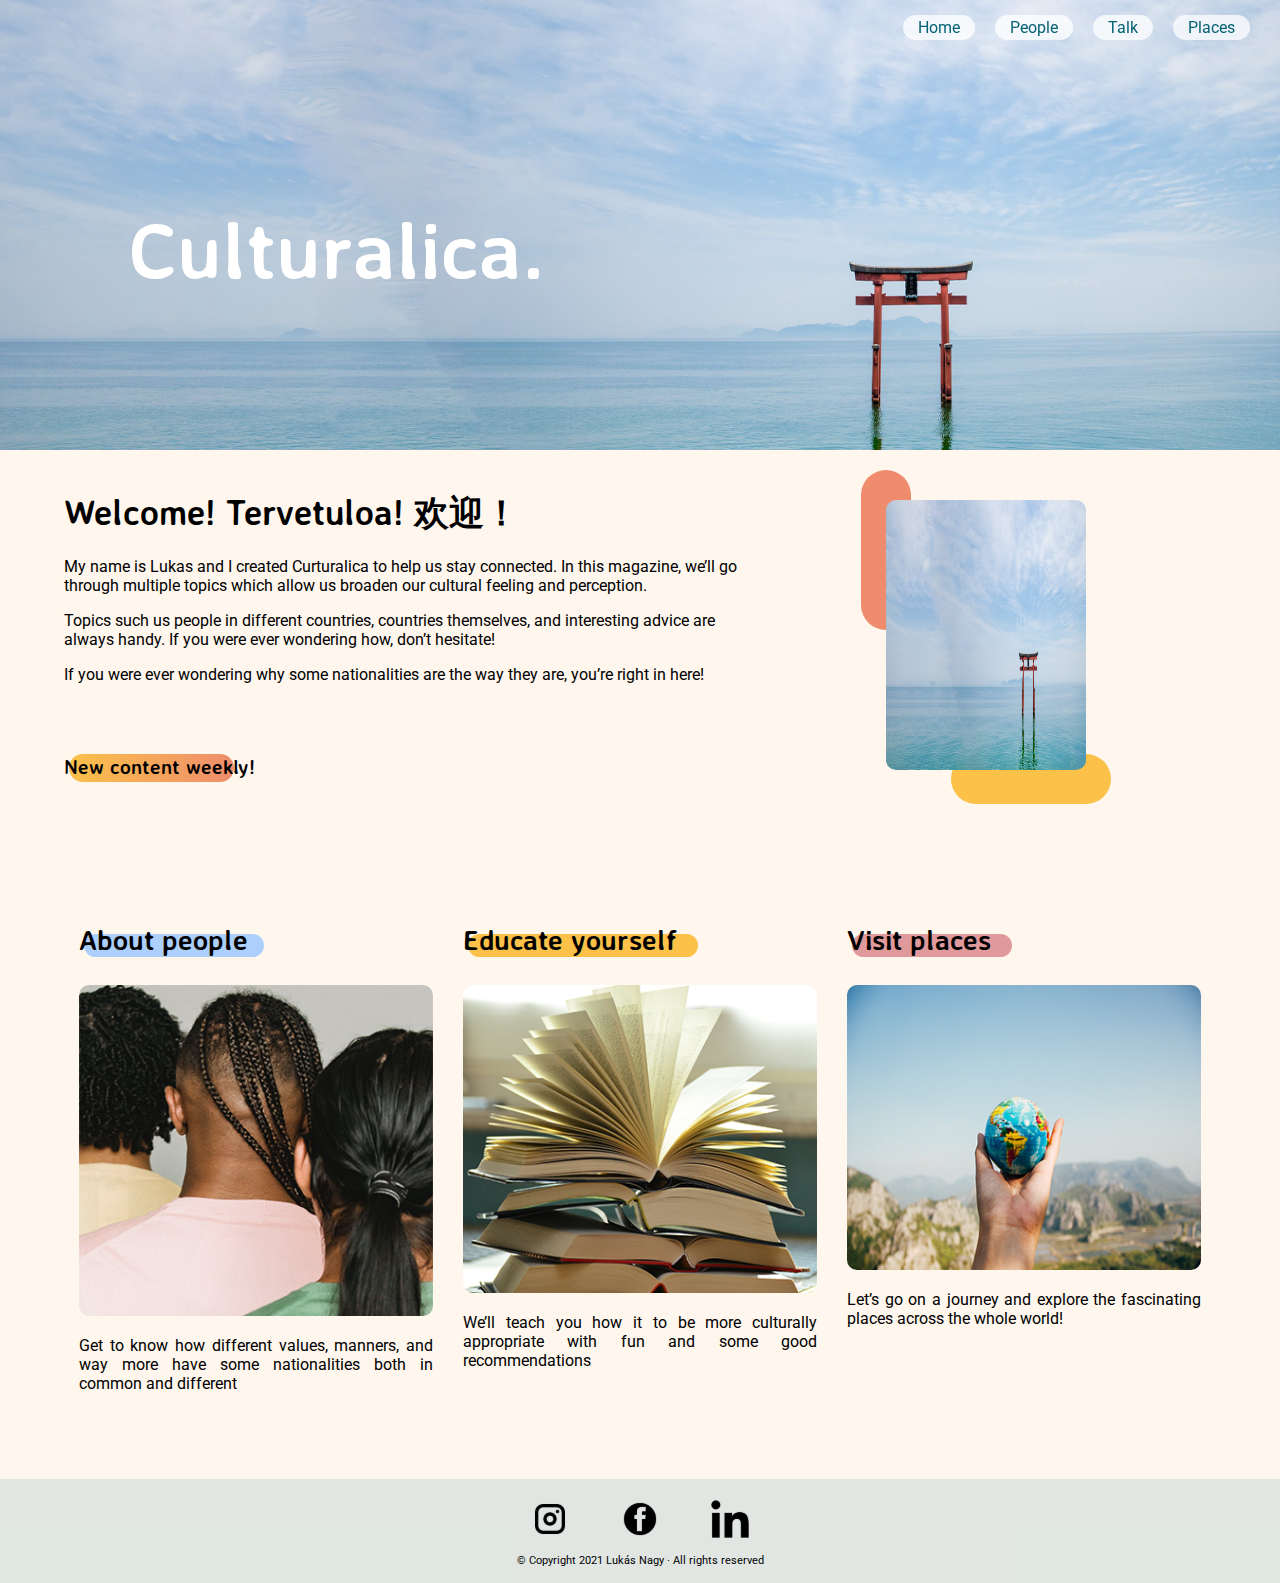
<file: index.html>
<!DOCTYPE html>
<html lang="en">
  <head>
    <meta charset="UTF-8" />
    <meta http-equiv="X-UA-Compatible" content="IE=edge" />
    <meta name="viewport" content="width=device-width, initial-scale=1.0" />
    <link rel="preconnect" href="https://fonts.googleapis.com" />
    <link rel="preconnect" href="https://fonts.gstatic.com" crossorigin />
    <link
      href="https://fonts.googleapis.com/css2?family=Averia+Sans+Libre:wght@300&display=swap"
      rel="stylesheet"
    />
    <link
      href="https://fonts.googleapis.com/css2?family=Roboto:wght@100;300;400&display=swap"
      rel="stylesheet"
    />
    <link rel="stylesheet" href="./style/common.css" />
    <link rel="stylesheet" href="./style/homepage.css" />
    <meta name="Culturalica" content="frontpage of a cultural magazine" />
    <title>Frontpage</title>
  </head>
  <body>
    <header class="navigation__section">
      <nav class="navigation__wrapper">
        <a href="./index.html">Home</a>
        <a href="./about-people.html">People</a>
        <a href="./educate-yourself.html">Talk</a>
        <a href="./visit-places.html">Places</a>
      </nav>
    </header>
    <main>
      <div class="banner">
        <h1>Culturalica.</h1>
      </div>
      <section class="introduction__section">
        <article class="introduction__left">
          <h2>Welcome! Tervetuloa! 欢迎！</h2>
          <p>
            My name is Lukas and I created Curturalica to help us stay
            connected. In this magazine, we’ll go through multiple topics which
            allow us broaden our cultural feeling and perception.
          </p>
          <p>
            Topics such us people in different countries, countries themselves,
            and interesting advice are always handy. If you were ever wondering
            how, don’t hesitate!
          </p>
          <p>
            If you were ever wondering why some nationalities are the way they
            are, you’re right in here!
          </p>
          <h4>New content weekly!</h4>
        </article>
        <div class="introduction__right">
          <div><img src="./images/frontimage.png" alt="Chinese arch in the water" /></div>
        </div>
      </section>
      <section class="check-out__section">
        <section>
          <h3>About people</h3>
          <img src="./images/people.png" alt="People with different skin colour" />
          <p>
            Get to know how different values, manners, and way more have some
            nationalities both in common and different
          </p>
        </section>
        <section>
          <h3>Educate yourself</h3>
          <img src="./images/books.png" alt="image with books" />
          <p>
            We’ll teach you how it to be more culturally appropriate with fun
            and some good recommendations
          </p>
        </section>
        <section>
          <h3>Visit places</h3>
          <img src="./images/places.png" alt="hand with a globe" />
          <p>
            Let’s go on a journey and explore the fascinating places across the
            whole world!
          </p>
        </section>
      </section>
    </main>
    <footer class="footer">
      <section class="footer__socials">
        <a href="https://www.instagram.com/lukusko/">
          <img src="./images/ig.svg" alt="Lukas Nagy's instagram"
        /></a>
        <a href="https://www.facebook.com/profile.php?id=100002247522704">
          <img src="./images/fb.svg" alt="Lukas Nagy's facebook"
        /></a>
        <a href="https://www.linkedin.com/in/luk%C3%A1%C5%A1-nagy-773398192/">
          <img src="./images/li.svg" alt="Lukas Nagy's linkedin"
        /></a>
      </section>
      <p class="footer__copyright">
        © Copyright 2021 Lukás Nagy · All rights reserved
      </p>
    </footer>
  </body>
</html>
</file>
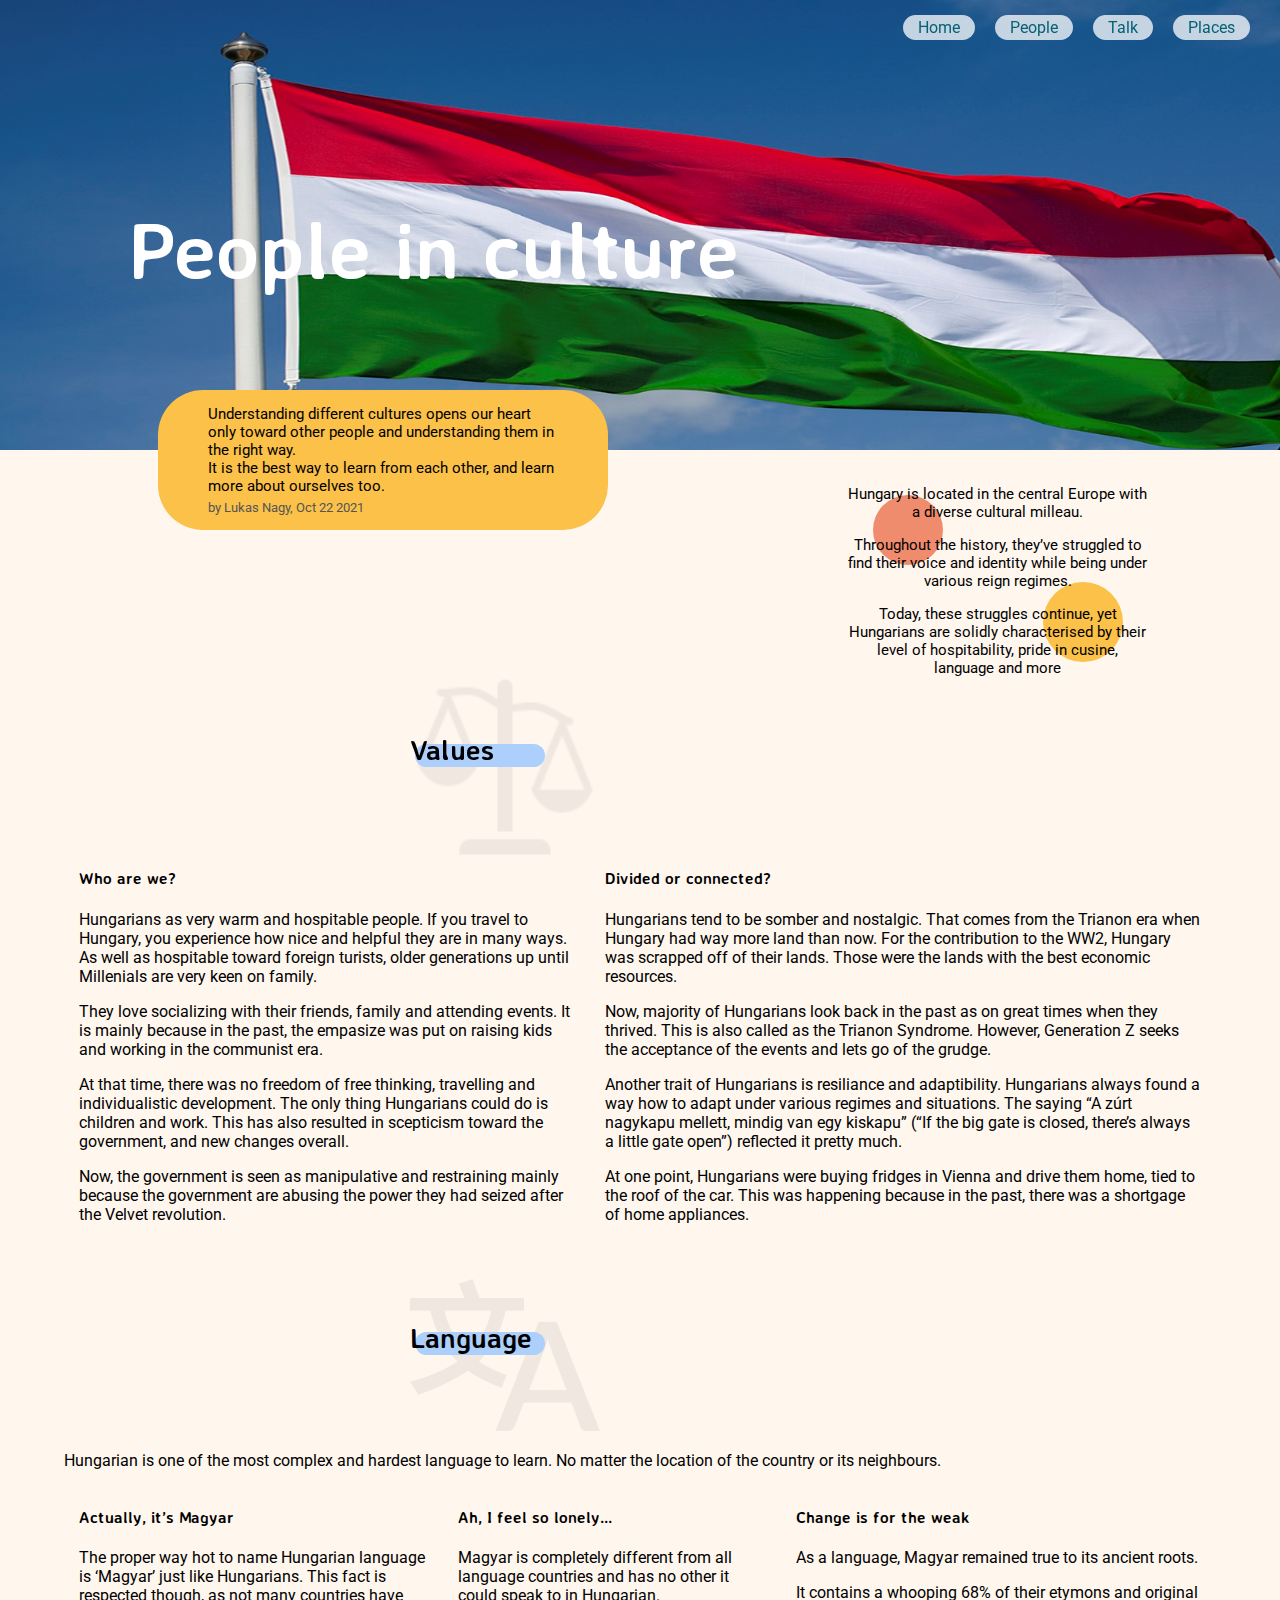
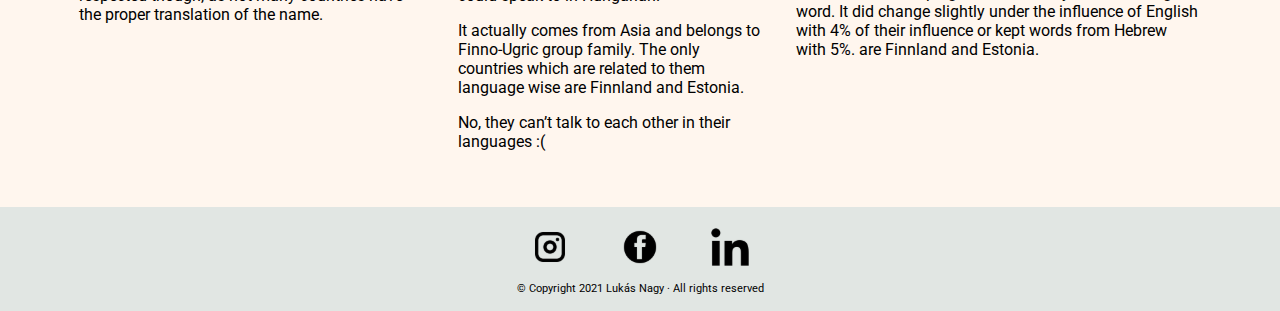
<file: about-people.html>
<!DOCTYPE html>
<html lang="en">
  <head>
    <meta charset="UTF-8" />
    <meta http-equiv="X-UA-Compatible" content="IE=edge" />
    <meta name="viewport" content="width=device-width, initial-scale=1.0" />
    <link rel="preconnect" href="https://fonts.googleapis.com" />
    <link rel="preconnect" href="https://fonts.gstatic.com" crossorigin />
    <link
      href="https://fonts.googleapis.com/css2?family=Averia+Sans+Libre:wght@300&display=swap"
      rel="stylesheet"
    />
    <link
      href="https://fonts.googleapis.com/css2?family=Roboto:wght@100;300;400&display=swap"
      rel="stylesheet"
    />
    <link rel="stylesheet" href="./style/common.css" />
    <link rel="stylesheet" href="./style/about-people.css" />
    <meta name="pade describing various nationalities" content="values and languages" />
    <title>About people</title>
  </head>
  <body>
    <header class="navigation__section">
      <nav class="navigation__wrapper">
        <a href="./index.html">Home</a>
        <a href="./about-people.html">People</a>
        <a href="./educate-yourself.html">Talk</a>
        <a href="./visit-places.html">Places</a>
      </nav>
    </header>
    <main>
      <div class="banner">
        <h1>People in culture</h1>
      </div>
      <section class="description">
        <section class="description--left">
          <p>
            Understanding different cultures opens our heart only toward other
            people and understanding them in the right way.
          </p>
          <p>
            It is the best way to learn from each other, and learn more about
            ourselves too.
          </p>
          <p>by Lukas Nagy, Oct 22 2021</p>
        </section>
        <section class="description--right">
          <p>
            Hungary is located in the central Europe with a diverse cultural
            milleau.
          </p>
          <p>
            Throughout the history, they’ve struggled to find their voice and
            identity while being under various reign regimes.
          </p>
          <p>
            Today, these struggles continue, yet Hungarians are solidly
            characterised by their level of hospitability, pride in cusine,
            language and more
          </p>
        </section>
      </section>
      <section class="article">
        <div class="article__title article__title--values">
          <h3>Values</h3>
          <img src="./images/scales.svg" alt="decorative scale icon" />
        </div>
        <div class="article__text">
          <article>
            <h4>Who are we?</h4>
            <p>
              Hungarians as very warm and hospitable people. If you travel to
              Hungary, you experience how nice and helpful they are in many
              ways. As well as hospitable toward foreign turists, older
              generations up until Millenials are very keen on family.
            </p>
            <p>
              They love socializing with their friends, family and attending
              events. It is mainly because in the past, the empasize was put on
              raising kids and working in the communist era.
            </p>
            <p>
              At that time, there was no freedom of free thinking, travelling
              and individualistic development. The only thing Hungarians could
              do is children and work. This has also resulted in scepticism
              toward the government, and new changes overall.
            </p>
            <p>
              Now, the government is seen as manipulative and restraining mainly
              because the government are abusing the power they had seized after
              the Velvet revolution.
            </p>
          </article>
          <article>
            <h4>Divided or connected?</h4>
            <p>
              Hungarians tend to be somber and nostalgic. That comes from the
              Trianon era when Hungary had way more land than now. For the
              contribution to the WW2, Hungary was scrapped off of their lands.
              Those were the lands with the best economic resources.
            </p>
            <p>
              Now, majority of Hungarians look back in the past as on great
              times when they thrived. This is also called as the Trianon
              Syndrome. However, Generation Z seeks the acceptance of the events
              and lets go of the grudge.
            </p>
            <p>
              Another trait of Hungarians is resiliance and adaptibility.
              Hungarians always found a way how to adapt under various regimes
              and situations. The saying “A zúrt nagykapu mellett, mindig van
              egy kiskapu” (“If the big gate is closed, there’s always a little
              gate open”) reflected it pretty much.
            </p>
            <p>
              At one point, Hungarians were buying fridges in Vienna and drive
              them home, tied to the roof of the car. This was happening because
              in the past, there was a shortgage of home appliances.
            </p>
          </article>
        </div>
      </section>
      <section class="article">
        <div class="article__title article__title--language">
          <h3>Language</h3>
          <img src="./images/language.svg" alt="decorative image"/>
        </div>
        <p>
          Hungarian is one of the most complex and hardest language to learn. No
          matter the location of the country or its neighbours.
        </p>
        <div class="article__text">
          <article>
            <h4>Actually, it’s Magyar</h4>
            <p>
              The proper way hot to name Hungarian language is ‘Magyar’ just
              like Hungarians. This fact is respected though, as not many
              countries have the proper translation of the name.
            </p>
          </article>
          <article>
            <h4>Ah, I feel so lonely...</h4>
            <p>
              Magyar is completely different from all language countries and has
              no other it could speak to in Hungarian.
            </p>
            <p>
              It actually comes from Asia and belongs to Finno-Ugric group
              family. The only countries which are related to them language wise
              are Finnland and Estonia.
            </p>
            <p>No, they can’t talk to each other in their languages :(</p>
          </article>
          <article>
            <h4>Change is for the weak</h4>
            <p>As a language, Magyar remained true to its ancient roots.</p>
            <p>
              It contains a whooping 68% of their etymons and original word. It
              did change slightly under the influence of English with 4% of
              their influence or kept words from Hebrew with 5%. are Finnland
              and Estonia.
            </p>
          </article>
        </div>
      </section>
    </main>
    <footer class="footer">
      <section class="footer__socials">
        <a href="https://www.instagram.com/lukusko/">
          <img src="./images/ig.svg" alt="Lukas Nagy's instagram"
        /></a>
        <a href="https://www.facebook.com/profile.php?id=100002247522704">
          <img src="./images/fb.svg" alt="Lukas Nagy's facebook"
        /></a>
        <a href="https://www.linkedin.com/in/luk%C3%A1%C5%A1-nagy-773398192/">
          <img src="./images/li.svg" alt="Lukas Nagy's linkedin"
        /></a>
      </section>
      <p class="footer__copyright">
        © Copyright 2021 Lukás Nagy · All rights reserved
      </p>
    </footer>
  </body>
</html>
</file>
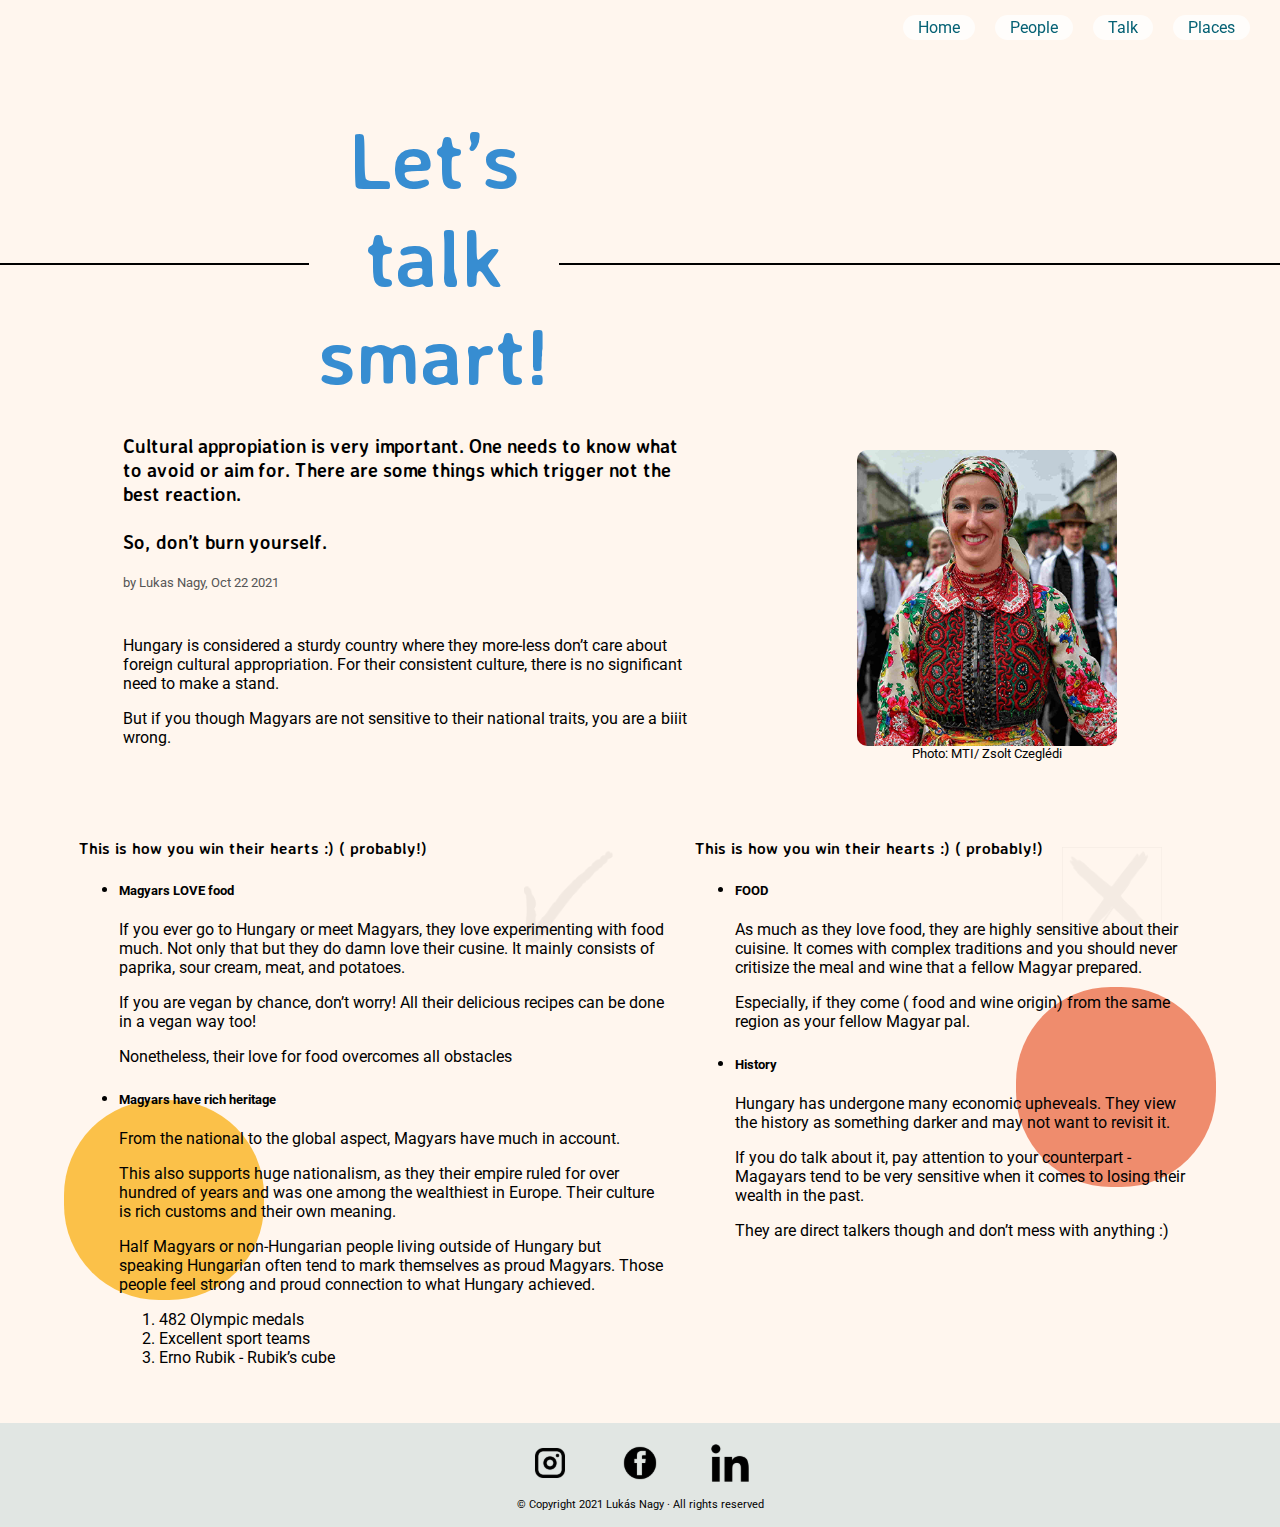
<file: educate-yourself.html>
<!DOCTYPE html>
<html lang="en">
  <head>
    <meta charset="UTF-8" />
    <meta http-equiv="X-UA-Compatible" content="IE=edge" />
    <meta name="viewport" content="width=device-width, initial-scale=1.0" />
    <link rel="preconnect" href="https://fonts.googleapis.com" />
    <link rel="preconnect" href="https://fonts.gstatic.com" crossorigin />
    <link
      href="https://fonts.googleapis.com/css2?family=Averia+Sans+Libre:wght@300&display=swap"
      rel="stylesheet"
    />
    <link
      href="https://fonts.googleapis.com/css2?family=Roboto:wght@100;300;400&display=swap"
      rel="stylesheet"
    />
    <link rel="stylesheet" href="./style/common.css" />
    <link rel="stylesheet" href="./style/educate-yourself.css" />
    <meta name="page for educating yourself" content="cultural appropriation, do's and dont's" />
    <title>Educate yourself</title>
  </head>
  <body>
    <header class="navigation__section">
      <nav class="navigation__wrapper">
        <a href="./index.html">Home</a>
        <a href="./about-people.html">People</a>
        <a href="./educate-yourself.html">Talk</a>
        <a href="./visit-places.html">Places</a>
      </nav>
    </header>
    <main>
      <div class="header">
        <div><span></span></div>
        <h1>Let’s talk smart!</h1>
        <div><span></span></div>
      </div>
      <section class="introduction">
        <div>
          <h2 class="introduction__subtitle">
            Cultural appropiation is very important. One needs to know what to
            avoid or aim for. There are some things which trigger not the best
            reaction.
            <br />
            <br />
            So, don’t burn yourself.
          </h2>
          <p class="introduction__author">by Lukas Nagy, Oct 22 2021</p>
          <p class="introduction__paragraf">
            Hungary is considered a sturdy country where they more-less don’t
            care about foreign cultural appropriation. For their consistent
            culture, there is no significant need to make a stand.
          </p>
          <p class="introduction__paragraf">
            But if you though Magyars are not sensitive to their national
            traits, you are a biiit wrong.
          </p>
        </div>
        <div>
          <figure>
            <img
              src="./images/hungaryfolklady.png"
              alt="Woman in Hungarian traditional clothing"
            />
            <figcaption>Photo: MTI/ Zsolt Czeglédi</figcaption>
          </figure>
        </div>
      </section>
      <section class="article">
        <div class="article__text">
          <article>
            <h4>This is how you win their hearts :) ( probably!)</h4>
            <ul>
              <li>
                <h5>Magyars LOVE food</h5>
                <p>
                  If you ever go to Hungary or meet Magyars, they love
                  experimenting with food much. Not only that but they do damn
                  love their cusine. It mainly consists of paprika, sour cream,
                  meat, and potatoes.
                </p>
                <p>
                  If you are vegan by chance, don’t worry! All their delicious
                  recipes can be done in a vegan way too!
                </p>
                <p>Nonetheless, their love for food overcomes all obstacles</p>
              </li>
              <li>
                <h5>Magyars have rich heritage</h5>
                <p>
                  From the national to the global aspect, Magyars have much in
                  account.
                </p>
                <p>
                  This also supports huge nationalism, as they their empire
                  ruled for over hundred of years and was one among the
                  wealthiest in Europe. Their culture is rich customs and their
                  own meaning.
                </p>
                <p>
                  Half Magyars or non-Hungarian people living outside of Hungary
                  but speaking Hungarian often tend to mark themselves as proud
                  Magyars. Those people feel strong and proud connection to what
                  Hungary achieved.
                </p>
                <ol>
                  <li>482 Olympic medals</li>
                  <li>Excellent sport teams</li>
                  <li>Erno Rubik - Rubik’s cube</li>
                </ol>
              </li>
            </ul>
          </article>
          <article>
            <h4>This is how you win their hearts :) ( probably!)</h4>
            <ul>
              <li>
                <h5>FOOD</h5>
                <p>
                  As much as they love food, they are highly sensitive about
                  their cuisine. It comes with complex traditions and you should
                  never critisize the meal and wine that a fellow Magyar
                  prepared.
                </p>
                <p>
                  Especially, if they come ( food and wine origin) from the same
                  region as your fellow Magyar pal.
                </p>
              </li>
              <li>
                <h5>History</h5>
                <p>
                  Hungary has undergone many economic upheveals. They view the
                  history as something darker and may not want to revisit it.
                </p>
                <p>
                  If you do talk about it, pay attention to your counterpart -
                  Magayars tend to be very sensitive when it comes to losing
                  their wealth in the past.
                </p>
                <p>
                  They are direct talkers though and don’t mess with anything :)
                </p>
              </li>
            </ul>
          </article>
        </div>
      </section>
    </main>
    <footer class="footer">
      <section class="footer__socials">
        <a href="https://www.instagram.com/lukusko/">
          <img src="./images/ig.svg" alt="Lukas Nagy's instagram"
        /></a>
        <a href="https://www.facebook.com/profile.php?id=100002247522704">
          <img src="./images/fb.svg" alt="Lukas Nagy's facebook"
        /></a>
        <a href="https://www.linkedin.com/in/luk%C3%A1%C5%A1-nagy-773398192/">
          <img src="./images/li.svg" alt="Lukas Nagy's linkedin"
        /></a>
      </section>
      <p class="footer__copyright">
        © Copyright 2021 Lukás Nagy · All rights reserved
      </p>
    </footer>
  </body>
</html>
</file>
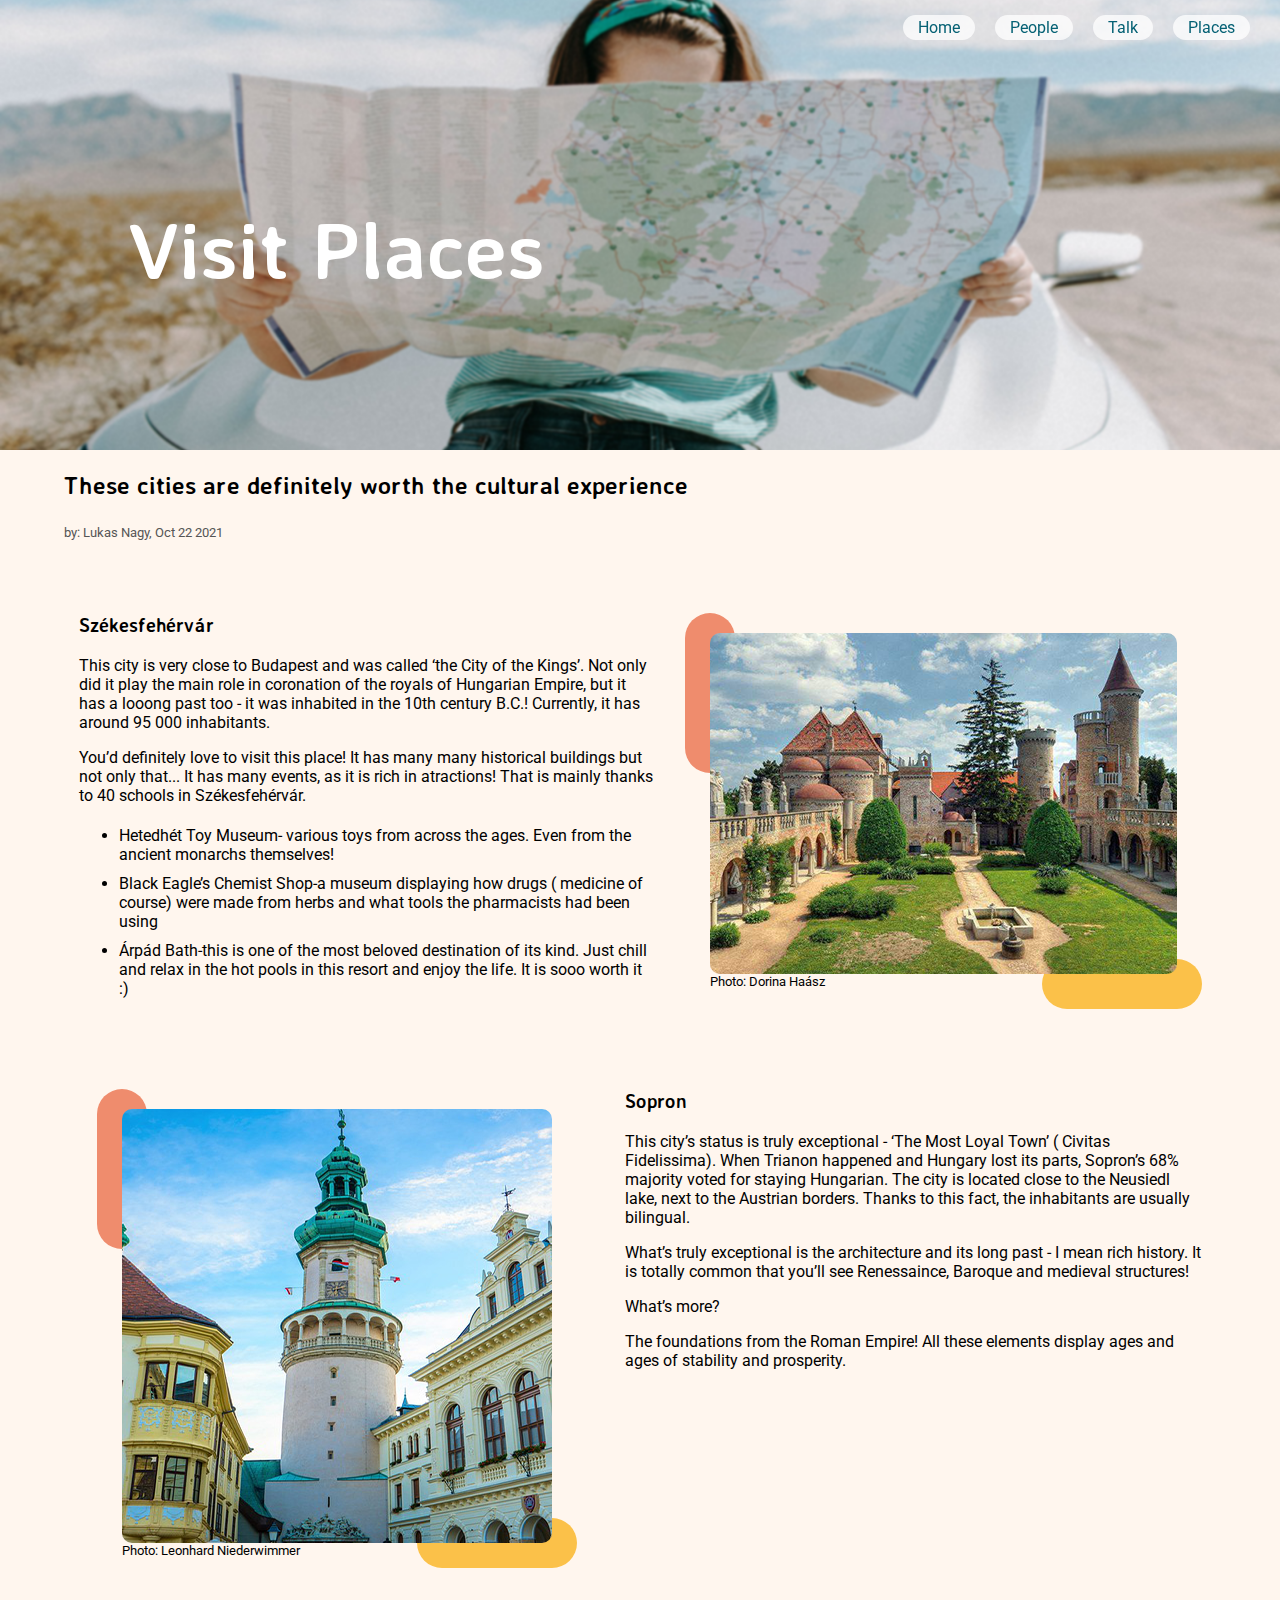
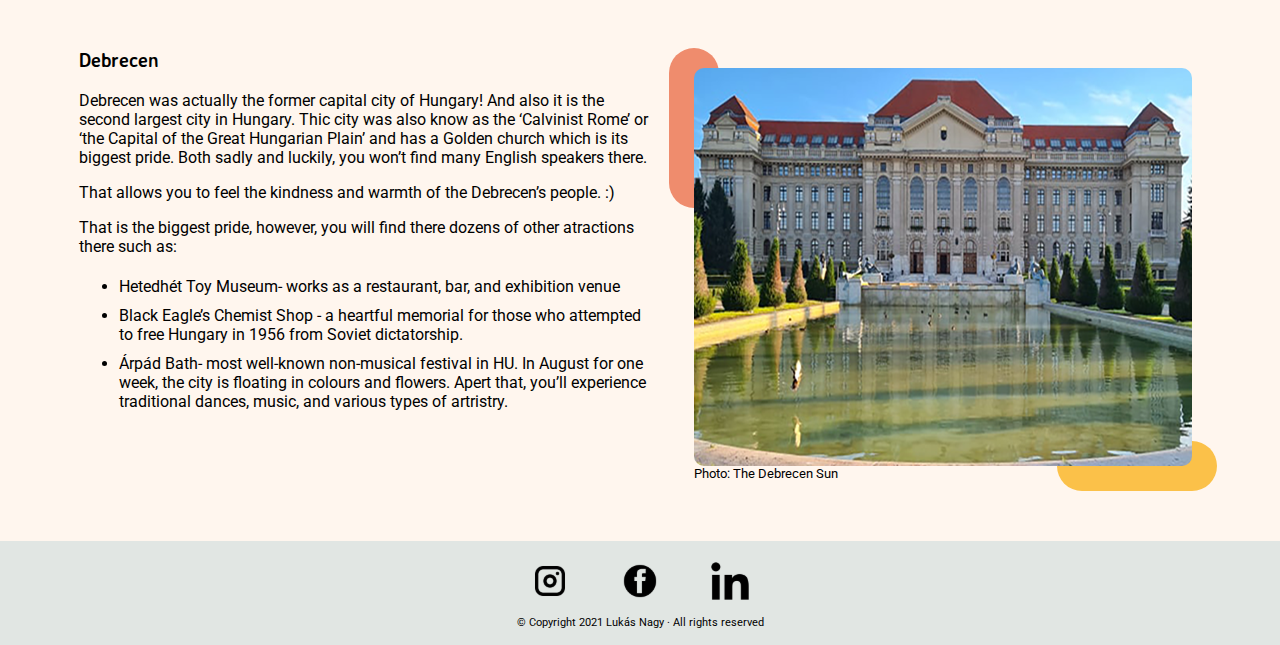
<file: visit-places.html>
<!DOCTYPE html>
<html lang="en">
  <head>
    <meta charset="UTF-8" />
    <meta http-equiv="X-UA-Compatible" content="IE=edge" />
    <meta name="viewport" content="width=device-width, initial-scale=1.0" />
    <link rel="preconnect" href="https://fonts.googleapis.com" />
    <link rel="preconnect" href="https://fonts.gstatic.com" crossorigin />
    <link
      href="https://fonts.googleapis.com/css2?family=Averia+Sans+Libre:wght@300&display=swap"
      rel="stylesheet"
    />
    <link
      href="https://fonts.googleapis.com/css2?family=Roboto:wght@100;300;400&display=swap"
      rel="stylesheet"
    />
    <link rel="stylesheet" href="./style/common.css" />
    <link rel="stylesheet" href="./style/visit-places.css" />
    <meta name="Visit Places" content="This page describes what places you should visit in order to pursue your cultural knowledge" />
    <title>Visit places</title>
  </head>
  <body>
    <header class="navigation__section">
      <nav class="navigation__wrapper">
        <a href="./index.html">Home</a>
        <a href="./about-people.html">People</a>
        <a href="./educate-yourself.html">Talk</a>
        <a href="./visit-places.html">Places</a>
      </nav>
    </header>
    <main></main>
    <div class="banner">
      <h1>Visit Places</h1>
    </div>
    <section class="introduction">
      <h2>These cities are definitely worth the cultural experience</h2>
      <p>by: Lukas Nagy, Oct 22 2021</p>
    </section>
    <article class="article">
      <div>
        <h3 class="article__subtitle">Székesfehérvár</h3>
        <p class="article__paragraf">
          This city is very close to Budapest and was called ‘the City of the
          Kings’. Not only did it play the main role in coronation of the
          royals of Hungarian Empire, but it has a looong past too - it was
          inhabited in the 10th century B.C.! Currently, it has around 95 000
          inhabitants.
        </p>
        <p class="article__paragraf">
          You’d definitely love to visit this place! It has many many
          historical buildings but not only that... It has many events, as it
          is rich in atractions! That is mainly thanks to 40 schools in
          Székesfehérvár.
        </p>
        <ul class="article__list">
          <li>
            <span>Hetedhét Toy Museum</span>- various toys from across the
            ages. Even from the ancient monarchs themselves!
          </li>
          <li>
            <span>Black Eagle’s Chemist Shop</span>-a museum displaying how
            drugs ( medicine of course) were made from herbs and what tools
            the pharmacists had been using
          </li>
          <li>
            <span>Árpád Bath</span>-this is one of the most beloved
            destination of its kind. Just chill and relax in the hot pools in
            this resort and enjoy the life. It is sooo worth it :)
          </li>
        </ul>
      </div>
      <div class="article__image">
        
          <figure>
            <img src="./images/SzekesfehervarAdjusted.png" alt="castle with a square and nature" />
            <figcaption>Photo: Dorina Haász</figcaption>
          </figure>
        </div>
      </article>
      <article class="article second">
        <div class="article__image">
          <figure>
            <img src="./images/Sopronadjusted.png" alt="big church with baroque architecture" />
            <figcaption>Photo: Leonhard Niederwimmer</figcaption>
          </figure>
        </div>
        <div>
          <h3 class="article__subtitle">Sopron</h3>
          <p class="article__paragraf">
            This city’s status is truly exceptional - ‘The Most Loyal Town’ (
            Civitas Fidelissima). When Trianon happened and Hungary lost its
            parts, Sopron’s 68% majority voted for staying Hungarian. The city
            is located close to the Neusiedl lake, next to the Austrian borders.
            Thanks to this fact, the inhabitants are usually bilingual.
          </p>
          <p class="article__paragraf">
            What’s truly exceptional is the architecture and its long past - I
            mean rich history. It is totally common that you’ll see Renessaince,
            Baroque and medieval structures!
          </p>
          <p class="article__paragraf">What’s more?</p>
          <p class="article__paragraf">
            The foundations from the Roman Empire! All these elements display
            ages and ages of stability and prosperity.
          </p>
        </div>
      </article>
      <article class="article">
        <div>
          <h3 class="article__subtitle">Debrecen</h3>
          <p class="article__paragraf">
            Debrecen was actually the former capital city of Hungary! And also
            it is the second largest city in Hungary. Thic city was also know as
            the ‘Calvinist Rome’ or ‘the Capital of the Great Hungarian Plain’
            and has a Golden church which is its biggest pride. Both sadly and
            luckily, you won’t find many English speakers there.
          </p>
          <p class="article__paragraf">
            That allows you to feel the kindness and warmth of the Debrecen’s
            people. :)
          </p>
          <p class="article__paragraf">
            That is the biggest pride, however, you will find there dozens of
            other atractions there such as:
          </p>
          <ul class="article__list">
            <li>
              <span>Hetedhét Toy Museum</span>- works as a restaurant, bar, and
              exhibition venue
            </li>
            <li>
              <span>Black Eagle’s Chemist Shop</span> - a heartful memorial for
              those who attempted to free Hungary in 1956 from Soviet
              dictatorship.
            </li>
            <li>
              <span>Árpád Bath</span>- most well-known non-musical festival in
              HU. In August for one week, the city is floating in colours and
              flowers. Apert that, you’ll experience traditional dances, music,
              and various types of artristry.
            </li>
          </ul>
        </div>
        <div class="article__image">
          <figure>
            <img src="./images/debrecenadjusted.png" alt="castle with a pool" />
            <figcaption>Photo: The Debrecen Sun</figcaption>
          </figure>
        </div>
      </article>
    </main>
    <footer class="footer">
      <section class="footer__socials">
        <a href="https://www.instagram.com/lukusko/">
          <img src="./images/ig.svg" alt="Lukas Nagy's instagram"
        /></a>
        <a href="https://www.facebook.com/profile.php?id=100002247522704">
          <img src="./images/fb.svg" alt="Lukas Nagy's facebook"
        /></a>
        <a href="https://www.linkedin.com/in/luk%C3%A1%C5%A1-nagy-773398192/">
          <img src="./images/li.svg" alt="Lukas Nagy's linkedin"
        /></a>
      </section>
      <p class="footer__copyright">
        © Copyright 2021 Lukás Nagy · All rights reserved
      </p>
    </footer>
  </body>
</html>
</file>
<file: style/common.css>
html,
body {
  margin: 0;
  padding: 0;
  width: 100%;
  height: 100%;
  background-color: #fff6ee;
  font-family: "Roboto", sans-serif;
}
h1,
h2,
h3,
h4 {
  font-family: "Averia Sans Libre", cursive;
}
.navigation__section {
  width: 100%;
  display: block;
  position: absolute;
  top: 0;
  z-index: 2;
}
.navigation__wrapper {
  display: flex;
  flex-direction: column;
  justify-content: right;
  text-align: center;
  height: 40px;
}
.navigation__wrapper > a {
  padding: 0 15px;
  line-height: 25px;
  margin: 15px 10px 0;
  background-color: rgba(255, 255, 255, 0.75);
  border-radius: 40px;
  color: #056174;
  text-decoration: none;
}
.navigation__wrapper > a:hover {
  background-color: #fff;
}
.footer {
  background-color: rgba(75, 157, 173, 0.17);
  padding: 20px 0 5px;
}
.footer__socials {
  display: flex;
  justify-content: center;
}
.footer__socials > a {
  padding: 0 25px;
}
.footer__socials > a > img {
  max-height: 40px;
  height: 100%;
  cursor: pointer;
}
.footer__copyright {
  text-align: center;
  font-size: 11px;
}
@media screen and (min-width: 600px) {
  .navigation__section {
    position: fixed;
  }
  .navigation__wrapper {
    padding-right: 20px;
    flex-direction: unset;
    text-align: unset;
  }
  .navigation__wrapper > a {
    width: unset;
  }
}
</file>
<file: style/homepage.css>
.banner {
  width: 100%;
  height: 50vh;
  position: relative;
  background-image: url(../images/frontimage.png);
  background-position: center;
  background-repeat: no-repeat;
  background-size: cover;
}
.banner > h1 {
  color: #fff;
  font-size: 80px;
  width: 100%;
  text-align: left;
  padding: 200px 0 0;
  margin: 0;
}
.introduction__section {
  display: flex;
  justify-content: space-around;
  flex-direction: column;
  width: 100%;
  max-width: 90vw;
  margin: 0 auto;
  padding: 20px 0;
}
.introduction__left > h2 {
  text-align: center;
  font-size: 35px;
  margin: 20px 0;
}
.introduction__left > p {
  text-align: justify;
}
.introduction__left > h4 {
  text-align: center;
  font-size: 20px;
  margin: 50px 0 30px;
  position: relative;
  z-index: 4;
}
.introduction__left > h4::before {
  content: "";
  height: 28px;
  width: 165px;
  position: absolute;
  z-index: -1;
  left: unset;
  border-radius: 95px;
  background: linear-gradient(-90deg, #ef8c6d 0%, #fbc149 100%);
}
.introduction__right > div {
  position: relative;
  max-width: 200px;
  margin: 0 auto;
  padding: 30px 0;
  z-index: 1;
}
.introduction__right > div::before,
.introduction__right > div::after {
  content: "";
  border-radius: 95px;
  position: absolute;
  z-index: -1;
}
.introduction__right > div::before {
  height: 160px;
  width: 50px;
  background: #ef8c6d;
  top: 0;
  left: -25px;
}
.introduction__right > div::after {
  width: 160px;
  height: 50px;
  background: #fbc149;
  bottom: 0;
  right: -25px;
}
.introduction__right > div > img {
  border-radius: 10px;
  width: 100%;
  height: 270px;
  
}
.check-out__section {
  width: 100%;
  max-width: 90vw;
  margin: 0 auto;
  padding: 70px 0;
  display: flex;
  justify-content: center;
  flex-direction: column;
}
.check-out__section > section {
  width: 100%;
  width: -webkit-fill-available;
  width: -moz-available;
  padding: 0 15px;
}
.check-out__section > section > h3 {
  font-size: 28px;
  position: relative;
  z-index: 4;
}
.check-out__section > section > h3::before {
  content: "";
  height: 23px;
  position: absolute;
  z-index: -1;
  left: 5px;
  bottom: 0;
  border-radius: 95px;
}
.check-out__section > section:first-child > h3::before {
  width: 180px;
  background-color: #adcffc;
}
.check-out__section > section:nth-child(2) > h3::before {
  width: 230px;
  background-color: #fbc149;
}
.check-out__section > section:nth-child(3) > h3::before {
  width: 160px;
  background-color: rgba(202, 82, 90, 0.56);
}
.check-out__section > section > img {
  max-width: 100%;
  border-radius: 10px;
}
.check-out__section > section > p {
  text-align: justify;
}
@media screen and (min-width: 680px) {
  .banner > h1 {
    padding: 200px 10% 0;
    width: -moz-available;
    width: -webkit-fill-available;
  }
  .introduction__section {
    flex-direction: unset;
  }
  .introduction__left {
    width: 60%;
  }
  .introduction__left > h2 {
    text-align: unset;
  }
  .introduction__left > p {
    text-align: unset;
  }
  .introduction__left > h4 {
    text-align: unset;
    margin: 70px 0 0;
  }
  .introduction__left > h4::before {
    left: 5px;
  }
  .introduction__right {
    width: 40%;
  }
  .check-out__section {
    flex-direction: unset;
  }
}
</file>
<file: style/about-people.css>
.banner {
  width: 100%;
  height: 50vh;
  position: relative;
  background-image: url(../images/hungaryflag.png);
  background-position: center;
  background-repeat: no-repeat;
  background-size: cover;
}
.banner > h1 {
  color: #fff;
  font-size: 80px;
  width: 100%;
  text-align: left;
  padding: 200px 0 0;
  margin: 0;
}
.description {
  padding-top: 20px;
  display: flex;
  justify-content: space-around;
  flex-direction: column;
}
.description--left {
  width: 100%;
  background-color: #fbc149;
  border-radius: 45px;
  padding: 15px;
}
.description--left > p {
  text-align: justify;
  max-width: 90%;
  font-size: 15px;
}
.description--left > p:last-child {
  font-size: 13px;
  padding-top: 5px;
  color: #555;
}
.description--right {
  text-align: justify;
  font-size: 15px;
  position: relative;
  z-index: 1;
  padding: 15px;
}
.description--right::before,
.description--right::after {
  content: "";
  border-radius: 95px;
  position: absolute;
  z-index: -1;
}
.description--right::before {
  height: 70px;
  width: 70px;
  background: #ef8c6d;
  top: 25px;
  left: 25px;
}
.description--right::after {
  width: 80px;
  height: 80px;
  background: #fbc149;
  bottom: 30px;
  right: 25px;
}
.article {
  max-width: 90vw;
  margin: 0 auto;
  padding-bottom: 40px;
}
.article__title {
  position: relative;
  padding: 40px 0 80px;
}
.article__title > h3 {
  font-size: 28px;
  position: relative;
  z-index: 4;
  text-align: center;
}
.article__title > h3::before {
  content: "";
  height: 23px;
  position: absolute;
  z-index: -1;
  left: calc(50% - 75px);
  bottom: 0;
  border-radius: 95px;
  width: 130px;
  background-color: #adcffc;
}
.article__title > img {
  position: absolute;
  top: -20px;
  left: calc(50% - 95px);
  max-width: 190px;
}
.article__text {
  display: flex;
  justify-content: space-between;
  flex-direction: column;
}
.article__text > article {
  text-align: justify;
  padding: 0 15px;
}
@media screen and (min-width: 760px) {
  .banner > h1 {
    padding: 200px 10% 0;
    width: -moz-available;
    width: -webkit-fill-available;
  }
  .description {
    flex-direction: unset;
  }
  .description--left {
    max-width: 450px;
    height: fit-content;
    height: -moz-fit-content;
    padding: 15px 0;
    position: relative;
    top: -80px;
    left: 25px;
  }
  .description--left > p {
    text-align: unset;
    max-width: 350px;
    margin: 0 auto;
  }
  .description--right {
    max-width: 300px;
    text-align: center;
    font-size: 15px;
    position: relative;
    z-index: 1;
    padding: unset;
  }
  .article__title > h3 {
    margin: 0 70% 0 30%;
    text-align: unset;
  }
  .article__title > h3::before {
    left: 5px;
  }
  .article__title > img {
    top: -20px;
    left: 30%;
  }
  .article__text {
    flex-direction: unset;
  }
  .article__text > article {
    text-align: unset;
  }
}
</file>
<file: style/educate-yourself.css>
.header {
  display: flex;
}
.header > h1 {
  max-width: 250px;
  color: #378dd1;
  font-size: 80px;
  text-align: center;
  padding: 110px 0 0;
  margin: 0;
}
.header > div {
  position: relative;
}
.header > div:first-child {
  width: 30%;
}
.header > div:last-child {
  width: 70%;
}
.header > div > span {
  height: 2px;
  width: 100%;
  background-color: #000;
  position: absolute;
  top: 65%;
  left: 0;
}
.introduction {
  max-width: 90vw;
  margin: 0 auto;
  padding: 30px 0 40px;
  display: flex;
  justify-content: space-around;
  flex-direction: column;
  text-align: justify;
}
.introduction > div {
  padding: 0 15px;
}
.introduction__subtitle {
  font-size: 19px;
  margin-top: 0;
}
.introduction__author {
  font-size: 13px;
  padding: 5px 0 30px;
  color: #555;
}
.introduction img {
  max-width: 330px;
  margin: 0 auto;
  border-radius: 10px;
  display: block;
}
.introduction figcaption {
  text-align: center;
  font-size: 13px;
}
.article {
  max-width: 90vw;
  margin: 0 auto;
  padding-bottom: 40px;
}
.article__text {
  display: flex;
  justify-content: space-between;
  flex-direction: column;
}
.article__text > article {
  text-align: justify;
  padding: 0 15px;
}
.article article {
  position: relative;
  z-index: 1;
}
.article article::before,
.article article::after {
  content: "";
  position: absolute;
  z-index: -1;
}
.article article::before {
  height: 200px;
  width: 200px;
  border-radius: 95px;
}
.article article::after {
  width: 100px;
  height: 100px;
  top: 30px;
  right: 10%;
  background-position: center;
  background-repeat: no-repeat;
  background-size: contain;
}
.article article:first-child::before {
  background: #fbc149;
  top: 50%;
  left: 0;
}
.article article:first-child::after {
  background-image: url("../images/yes.png");
}
.article article:last-child::before {
  background: #ef8c6d;
  top: 30%;
  right: 0;
}
.article article:last-child::after {
  background-image: url("../images/no.png");
}
@media screen and (min-width: 800px) {
  .introduction {
    flex-direction: unset;
    text-align: unset;
  }
  .introduction > div {
    max-width: 50%;
  }
  .introduction img {
    max-width: 260px;
  }
  .article__text {
    flex-direction: unset;
  }
  .article__text > article {
    text-align: unset;
  }
}
</file>
<file: style/visit-places.css>
.banner {
    width: 100%;
    height: 50vh;
    position: relative;
    background-image: url(../images/mapgirl.png);
    background-position: center;
    background-repeat: no-repeat;
    background-size: cover;
  }
  .banner > h1 {
    color: #fff;
    font-size: 80px;
    width: 100%;
    text-align: left;
    padding: 200px 0 0;
    margin: 0;
  }
  .introduction {
    width: 90vw;
    margin: 0 auto;
  }
  .introduction > p {
    font-size: 13px;
    padding: 5px 0 30px;
    color: #555;
  }
  .article {
    max-width: 90vw;
    margin: 0 auto;
    padding: 30px 0 40px;
    display: flex;
    justify-content: space-around;
    flex-direction: column;
    text-align: justify;
  }
  .article.second {
    flex-direction: column-reverse;
  }
  .article > div {
    padding: 0 15px;
  }
  .article__list > li {
    padding: 5px 0;
  }
  .article__image {
    position: relative;
    z-index: 1;
    max-width: 330px;
    height: -moz-available;
    height: -webkit-fill-available;
    margin: 0 auto;
  }
  .article__image > figure {
    width: 100%;
    margin: 20px auto;
  }
  .article__image > figure > img {
    width: 100%;
    margin: 0 auto;
    border-radius: 10px;
    display: block;
  }
  .article__image > figure > figcaption {
    text-align: center;
    font-size: 13px;
  }
  .article__image::before,
  .article__image::after {
    content: "";
    border-radius: 95px;
    position: absolute;
    z-index: -1;
  }
  .article__image::before {
    height: 160px;
    width: 50px;
    background: #ef8c6d;
    top: 0;
    left: -10px;
  }
  .article__image::after {
    width: 160px;
    height: 50px;
    background: #fbc149;
    bottom: 10px;
    right: -10px;
  }
  .article__subtitle {
    font-size: 19px;
    margin-top: 0;
  }
  @media screen and (min-width: 800px) {
    .banner > h1 {
      padding: 200px 10% 0;
      width: -moz-available;
      width: -webkit-fill-available;
    }
    .article {
      flex-direction: unset;
      text-align: unset;
    }
    .article.second {
      flex-direction: unset;
    }
    .article > div {
      max-width: 50%;
    }
    .article__image {
      max-width: 300px;
    }
    .article__image > figure > figcaption {
      text-align: left;
    }
  }
</file>
